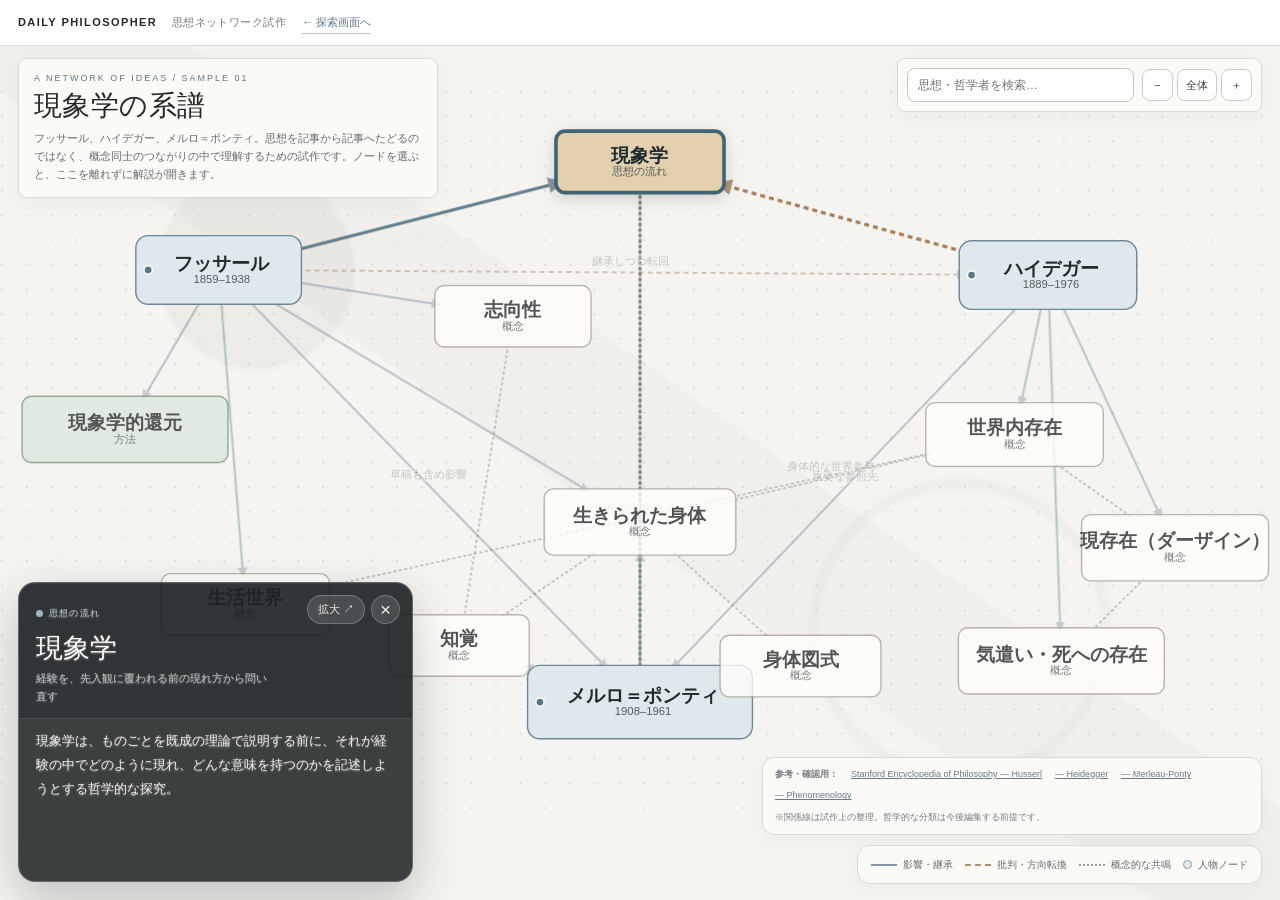
<file: network-demo.html>
<!doctype html>
<html lang="ja">
<head>
<meta charset="utf-8">
<meta name="viewport" content="width=device-width, initial-scale=1">
<meta name="theme-color" content="#f5f4f0">
<title>思想ネットワーク｜現象学の系譜 — Daily Philosopher</title>
<style>
:root{color-scheme:light;--bg:#f5f4f0;--paper:rgba(255,255,255,.82);--paper-solid:#fffefa;--line:#dedbd5;--line-dark:#cac6bd;--text:#292727;--muted:#777b80;--accent:#8797a3;--accent-dark:#5f7786;--accent-pale:#e8edef;--sand:#e9dfce;--sand-stroke:#b6a487;--green:#e0e8df;--green-stroke:#94a792;--rose:#eee0db;--rose-stroke:#bb958b;font-family:-apple-system,BlinkMacSystemFont,"Hiragino Kaku Gothic ProN","Yu Gothic",sans-serif}
*{box-sizing:border-box}html{scroll-behavior:smooth}body{margin:0;color:var(--text);background:var(--bg);line-height:1.7;min-height:100vh}body:before{content:"";position:fixed;inset:-30%;z-index:-1;background:radial-gradient(circle at 20% 30%,rgba(0,0,0,.028) 0 8%,transparent 8.5%),radial-gradient(circle at 75% 70%,transparent 0 12%,rgba(0,0,0,.022) 12.5% 13%,transparent 13.5%),linear-gradient(35deg,transparent 45%,rgba(0,0,0,.015) 45% 55%,transparent 55%);animation:drift 24s ease-in-out infinite alternate;pointer-events:none}@keyframes drift{from{transform:translate(-3%,-2%) rotate(-4deg) scale(1)}to{transform:translate(4%,3%) rotate(4deg) scale(1.05)}}button,input{font:inherit}button{cursor:pointer}a{color:inherit}.shell{width:min(1580px,calc(100% - 36px));margin:auto}header{height:56px;background:rgba(255,255,255,.89);border-bottom:1px solid var(--line);display:flex;align-items:center}.head-inner{display:flex;align-items:center;justify-content:space-between;gap:16px}.brand{font-size:12px;letter-spacing:.12em;font-weight:600}.brand span{color:var(--muted);font-weight:400;margin-left:10px;letter-spacing:.04em}.back-link{font-size:11px;color:var(--accent-dark);text-decoration:none;border-bottom:1px solid #bfc8cc;padding:3px 0}.hero{padding:18px 0 14px;display:flex;align-items:end;justify-content:space-between;gap:20px}.eyebrow{font-size:9px;letter-spacing:.22em;color:var(--accent-dark);text-transform:uppercase}.hero h1{margin:2px 0 0;font-family:"Yu Mincho","Hiragino Mincho ProN",serif;font-size:clamp(23px,3vw,35px);line-height:1.35;font-weight:500;letter-spacing:.015em}.hero p{max-width:690px;margin:6px 0 0;color:#686b6e;font-size:12px;line-height:1.8}.hero-meta{flex:0 0 auto;text-align:right;color:var(--muted);font-size:10px}.toolbar{display:flex;justify-content:space-between;align-items:center;gap:12px;flex-wrap:wrap;padding:10px 0;border-top:1px solid var(--line);border-bottom:1px solid var(--line)}.search-wrap{display:flex;gap:7px;align-items:center;min-width:min(100%,280px);flex:1}.search{width:min(100%,340px);min-height:35px;background:rgba(255,255,255,.72);border:1px solid var(--line-dark);border-radius:2px;padding:6px 10px;outline:none;font-size:12px}.search:focus{border-color:var(--accent-dark);box-shadow:0 0 0 2px #8797a31c}.toolbar-note{font-size:10px;color:var(--muted)}.zoom-tools{display:flex;gap:4px}.small-btn{border:1px solid var(--line);background:#ffffffa8;min-width:33px;min-height:31px;padding:3px 8px;font-size:11px;color:#50565a}.small-btn:hover,.small-btn:focus-visible{border-color:var(--accent-dark);background:#fff}.layout{display:grid;grid-template-columns:minmax(0,1fr) 350px;gap:12px;align-items:stretch;padding:12px 0 25px}.graph-card{min-width:0;border:1px solid #d6d2ca;background:rgba(255,254,250,.64);box-shadow:0 5px 22px #453c2d08}.graph-head{display:flex;align-items:center;justify-content:space-between;gap:12px;padding:11px 14px;border-bottom:1px solid var(--line);background:#fff9}.graph-head h2{font-size:12px;letter-spacing:.07em;margin:0;font-weight:600}.graph-status{font-size:10px;color:var(--muted)}.graph-stage{position:relative;height:min(72vh,740px);min-height:560px;overflow:hidden;touch-action:pan-y;background:radial-gradient(ellipse at 50% 42%,rgba(232,225,211,.30),transparent 65%)}#graph{display:block;width:100%;height:100%;user-select:none}.grid-dot{fill:#b8b1a4;opacity:.25}.edge{fill:none;stroke-width:1.65;opacity:.66;vector-effect:non-scaling-stroke;transition:opacity .16s,stroke-width .16s}.edge.influence{stroke:#8797a3}.edge.reinterpret{stroke:#ad9278;stroke-dasharray:5 4}.edge.resonance{stroke:#9a9d91;stroke-dasharray:1.5 4;stroke-linecap:round}.edge.dim{opacity:.22}.edge.hot{opacity:1;stroke-width:2.8}.edge-label{font-size:11px;fill:#78776f;paint-order:stroke;stroke:#f7f4ed;stroke-width:4px;stroke-linejoin:round;text-anchor:middle;pointer-events:none;opacity:.93}.edge-label.dim{opacity:.12}.node{cursor:pointer;outline:none;transition:opacity .18s}.node.dim{opacity:.56}.node rect{stroke-width:1.25;vector-effect:non-scaling-stroke;transition:stroke-width .14s,filter .14s}.node.philosopher rect{fill:#e4eaec;stroke:#899da8}.node.system rect{fill:#e9dfce;stroke:#b6a487}.node.method rect{fill:#e0e8df;stroke:#94a792}.node.concept rect{fill:#fffdf8;stroke:#c8c1b6}.node.special rect{fill:#eee0db;stroke:#bb958b}.node .node-title{fill:#2f302e;font-size:15px;font-weight:600;text-anchor:middle;dominant-baseline:middle;pointer-events:none}.node .node-type{fill:#74756f;font-size:10px;text-anchor:middle;pointer-events:none}.node .node-dot{fill:#6c8491;stroke:#fffefa;stroke-width:1.5;vector-effect:non-scaling-stroke}.node:hover rect,.node:focus-visible rect{stroke:#4c6676;stroke-width:2.5;filter:drop-shadow(0 2px 3px #3a474b20)}.node.selected rect{stroke:#4f6d7d;stroke-width:3;filter:drop-shadow(0 3px 5px #3a474b20)}.node.selected .node-dot{fill:#526f7e}.node.search-hit rect{stroke:#8e684f;stroke-width:3}.graph-legend{display:flex;align-items:center;flex-wrap:wrap;gap:12px;padding:10px 14px;border-top:1px solid var(--line);background:#fff9}.legend-item{display:flex;align-items:center;gap:6px;font-size:10px;color:#686b6e}.line-key{display:inline-block;width:26px;border-top:2px solid #8797a3}.line-key.reinterpret{border-color:#ad9278;border-top-style:dashed}.line-key.resonance{border-color:#9a9d91;border-top-style:dotted}.node-key{display:inline-block;width:9px;height:9px;border-radius:50%;background:#e4eaec;border:1px solid #899da8}.detail-card{min-width:0;display:flex;flex-direction:column;border:1px solid #d6d2ca;background:rgba(255,254,250,.8);box-shadow:0 5px 22px #453c2d08;min-height:0}.detail-top{padding:15px 16px 12px;border-bottom:1px solid var(--line)}.detail-type{display:inline-flex;align-items:center;gap:6px;color:var(--accent-dark);font-size:9px;letter-spacing:.13em;text-transform:uppercase}.type-dot{width:7px;height:7px;border-radius:50%;background:var(--accent)}.detail-title{margin:5px 0 2px;font-family:"Yu Mincho","Hiragino Mincho ProN",serif;font-size:25px;line-height:1.35;font-weight:500}.detail-subtitle{color:var(--muted);font-size:11px}.detail-body{padding:13px 16px 16px;overflow:auto;max-height:calc(min(72vh,740px) - 88px)}.detail-lead{font-size:13px;font-weight:500;line-height:1.9;margin:0 0 13px}.detail-section{padding-top:12px;margin-top:12px;border-top:1px solid #e8e3da}.detail-section h3{font-size:10px;letter-spacing:.12em;color:#77818a;margin:0 0 5px;font-weight:600}.detail-section p{font-size:12px;line-height:1.9;color:#4e5050;margin:0}.detail-section p+p{margin-top:8px}.tags{display:flex;flex-wrap:wrap;gap:6px}.tag-btn{background:#ffffffb5;border:1px solid #dcd7ce;border-radius:999px;padding:4px 9px;font-size:10px;color:#51575a}.tag-btn:hover,.tag-btn:focus-visible{background:#e8edef;border-color:#a8b5bb}.relation-list{display:flex;flex-direction:column;gap:6px}.relation-btn{display:grid;grid-template-columns:1fr auto;gap:8px;align-items:center;text-align:left;background:#fff9;border:1px solid #e1ddd5;padding:8px 9px;color:var(--text)}.relation-btn:hover,.relation-btn:focus-visible{background:#eef1f1;border-color:#c1cdd1}.relation-btn strong{display:block;font-size:11px;font-weight:600}.relation-btn small{display:block;color:var(--muted);font-size:9px;margin-top:1px}.relation-arrow{color:var(--accent-dark);font-size:17px}.inline-note{font-size:10px;color:var(--muted);line-height:1.7;padding:10px 12px;margin:13px 0 0;background:#f0ede6;border-left:2px solid #b5a58d}.sources{padding:12px 0 26px;border-top:1px solid var(--line);display:flex;flex-wrap:wrap;gap:8px 18px;color:var(--muted);font-size:10px}.sources a{color:#697c85}.footer-note{margin-left:auto}.mobile-detail-label{display:none}
@media(max-width:980px){.layout{grid-template-columns:minmax(0,1fr) 310px}.graph-stage{min-height:500px}.detail-title{font-size:22px}.shell{width:min(100% - 24px,1580px)}}
@media(max-width:720px){header{height:50px}.shell{width:calc(100% - 20px)}.hero{align-items:start;padding:15px 0 12px}.hero h1{font-size:25px}.hero p{font-size:11px}.hero-meta{display:none}.toolbar{align-items:stretch;gap:8px}.search-wrap{min-width:100%;}.search{flex:1;width:100%;min-width:0}.toolbar-note{display:none}.zoom-tools{justify-content:flex-end}.layout{display:flex;flex-direction:column;gap:10px;padding-top:10px}.graph-head{padding:9px 11px}.graph-stage{height:520px;min-height:470px;max-height:65vh}.graph-legend{gap:8px;padding:9px 10px}.legend-item{font-size:9px}.detail-card{min-height:0}.detail-top{padding:12px 13px 10px}.detail-title{font-size:23px}.detail-body{max-height:none;overflow:visible;padding:11px 13px 14px}.detail-section{margin-top:10px;padding-top:10px}.mobile-detail-label{display:inline;color:var(--muted);font-size:9px;margin-left:auto}.sources{gap:8px 13px}.footer-note{width:100%;margin-left:0}}
@media(prefers-reduced-motion:reduce){*,*:before,*:after{animation:none!important;scroll-behavior:auto!important;transition:none!important}}

/* Full-screen graph with glass overlays */
html,body{width:100%;height:100%;overflow:hidden}
body{min-height:100%;background:#f3f1eb}
header{position:fixed;inset:0 0 auto;height:46px;z-index:30;background:rgba(250,249,245,.52);border-bottom:1px solid rgba(183,177,165,.42);backdrop-filter:blur(16px);-webkit-backdrop-filter:blur(16px)}
.shell{width:auto;max-width:none;margin:0}
main.shell{position:relative;width:100%;height:100dvh;margin:0;padding:0;overflow:hidden}
.head-inner{height:100%;padding:0 18px}
.brand{font-size:11px;letter-spacing:.13em}
.back-link{font-size:11px;padding:2px 0}
.hero{position:fixed;z-index:12;top:58px;left:18px;width:min(420px,calc(100vw - 36px));display:block;padding:12px 15px 13px;border:1px solid rgba(200,194,182,.56);border-radius:14px;background:rgba(250,249,245,.55);box-shadow:0 8px 30px rgba(55,49,40,.05);backdrop-filter:blur(15px) saturate(1.15);-webkit-backdrop-filter:blur(15px) saturate(1.15)}
.hero .eyebrow{font-size:9px}
.hero h1{font-size:clamp(20px,2.2vw,28px);margin:1px 0 2px}
.hero p{font-size:11px;line-height:1.65;margin:4px 0 0;max-width:390px}
.hero-meta{display:none}
.toolbar{position:fixed;z-index:14;top:58px;right:18px;width:min(365px,calc(100vw - 36px));padding:9px;gap:8px;flex-wrap:nowrap;border:1px solid rgba(200,194,182,.56);border-radius:14px;background:rgba(250,249,245,.52);box-shadow:0 8px 30px rgba(55,49,40,.05);backdrop-filter:blur(15px);-webkit-backdrop-filter:blur(15px)}
.search-wrap{min-width:0;gap:0}
.search{width:100%;min-width:0;min-height:34px;background:rgba(255,255,255,.48);border-color:rgba(180,174,162,.6);border-radius:8px;font-size:12px}
.toolbar-note{display:none}
.zoom-tools{flex:0 0 auto}
.small-btn{min-width:31px;min-height:32px;border-radius:8px;background:rgba(255,255,255,.48);border-color:rgba(180,174,162,.55)}
.layout{display:block;position:static;width:100%;height:100%;padding:0;margin:0}
.graph-card{position:static;width:100%;height:100%;min-width:0;border:0;background:transparent;box-shadow:none}
.graph-head{display:none}
.graph-stage{position:fixed;inset:0;z-index:1;width:100vw;height:100vh;height:100dvh;min-height:0;max-height:none;overflow:hidden;border:0;touch-action:none;background:radial-gradient(ellipse at 52% 47%,rgba(232,225,211,.34),transparent 58%),linear-gradient(135deg,rgba(249,247,241,.25),rgba(236,233,225,.16))}
#graph{position:absolute;inset:0;width:100%;height:100%;touch-action:none;cursor:grab}
#graph:active{cursor:grabbing}
#scene{will-change:transform}
.node .node-title{font-size:17px}
.node .node-type{font-size:11px}
.node rect{stroke-width:1.4}
.node.selected rect{stroke-width:3.2;filter:drop-shadow(0 5px 10px rgba(58,71,75,.15))}
.edge{stroke-width:1.8;opacity:.72}
.edge.hot{stroke-width:3}
.graph-legend{position:fixed;z-index:13;right:18px;bottom:16px;width:max-content;max-width:min(520px,calc(100vw - 36px));padding:10px 13px;gap:12px;border:1px solid rgba(200,194,182,.56);border-radius:13px;background:rgba(250,249,245,.48);box-shadow:0 8px 30px rgba(55,49,40,.04);backdrop-filter:blur(13px);-webkit-backdrop-filter:blur(13px)}
.legend-item{font-size:10px}
.detail-card{position:fixed;z-index:16;left:18px;bottom:18px;width:min(395px,calc(100vw - 36px));max-height:min(59dvh,650px);min-height:0;overflow:hidden;border:1px solid rgba(194,187,175,.62);border-radius:17px;background:rgba(250,249,245,.60);box-shadow:0 16px 50px rgba(55,49,40,.11);backdrop-filter:blur(18px) saturate(1.16);-webkit-backdrop-filter:blur(18px) saturate(1.16);transition:background .2s,border-color .2s}
.detail-top{position:relative;padding:15px 48px 12px 17px;border-bottom:1px solid rgba(210,204,193,.56);background:rgba(255,255,255,.08)}
.detail-title{font-size:27px}
.detail-subtitle{font-size:11px}
.detail-body{max-height:calc(min(59dvh,650px) - 92px);padding:13px 17px 18px;overflow:auto;overscroll-behavior:contain}
.detail-lead{font-size:13px;line-height:1.85}
.detail-section p{font-size:12px;line-height:1.85}
.detail-card.collapsed .detail-body{display:none}
.detail-card.collapsed{max-height:none;background:rgba(250,249,245,.70)}
.panel-action{position:absolute;right:12px;top:13px;width:28px;height:28px;border-radius:50%;border:1px solid rgba(180,174,162,.62);background:rgba(255,255,255,.5);color:#555b5d;font-size:18px;line-height:1}
.panel-action:hover{background:rgba(255,255,255,.86)}
.sources{position:fixed;z-index:12;right:18px;bottom:65px;width:min(500px,calc(100vw - 36px));padding:9px 12px;gap:6px 13px;border:1px solid rgba(200,194,182,.48);border-radius:12px;background:rgba(250,249,245,.40);backdrop-filter:blur(12px);-webkit-backdrop-filter:blur(12px);font-size:9px}
.sources .footer-note{width:100%;margin:0}
.mobile-detail-label{display:none}
@media(max-width:900px){
 .hero{width:min(360px,calc(100vw - 36px))}
 .hero p{max-width:330px}
 .toolbar{width:min(340px,calc(100vw - 36px))}
 .graph-legend{max-width:calc(100vw - 36px);gap:8px}
 .detail-card{width:min(365px,calc(100vw - 36px))}
 .sources{width:min(420px,calc(100vw - 36px))}
}
@media(max-width:720px){
 header{height:44px}
 .head-inner{padding:0 12px}
 .brand{font-size:10px;letter-spacing:.1em}
 .brand span{margin-left:6px;font-size:9px}
 .back-link{font-size:10px}
 .hero{top:51px;left:10px;width:auto;max-width:calc(100vw - 20px);right:10px;padding:8px 11px 9px;border-radius:11px}
 .hero h1{font-size:20px;line-height:1.25}
 .hero p{display:none}
 .hero .eyebrow{font-size:8px}
 .toolbar{top:105px;left:10px;right:10px;width:auto;max-width:none;padding:6px;gap:6px;border-radius:11px}
 .search{min-height:32px;font-size:11px}
 .small-btn{min-width:29px;min-height:31px;padding:3px 6px;font-size:10px}
 .graph-stage{height:100dvh;min-height:0;max-height:none}
 .detail-card{left:10px;right:10px;bottom:10px;width:auto;max-height:42dvh;border-radius:14px}
 .detail-top{padding:10px 45px 9px 12px}
 .detail-title{font-size:22px;margin-top:3px}
 .detail-subtitle{font-size:10px}
 .detail-type{font-size:8px}
 .panel-action{right:9px;top:9px;width:26px;height:26px}
 .detail-body{max-height:calc(42dvh - 78px);padding:10px 12px 13px}
 .detail-lead{font-size:12px;margin-bottom:8px}
 .detail-section{margin-top:8px;padding-top:8px}
 .detail-section p{font-size:11px;line-height:1.75}
 .relation-btn{padding:6px 8px}
 .graph-legend{display:none}
 .legend-item{font-size:9px}
 .line-key{width:18px}
 .sources{display:none}
 .mobile-detail-label{display:none}
}
@media(prefers-reduced-motion:reduce){#scene{transition:none!important}}


/* Frosted glass is applied to the information / annotation UI only. */
.detail-card {
  background: rgba(248, 247, 242, .69) !important;
  border: 1px solid rgba(190, 184, 172, .64) !important;
  box-shadow: 0 14px 42px rgba(57, 51, 42, .13), inset 0 1px 0 rgba(255,255,255,.62) !important;
  -webkit-backdrop-filter: blur(19px) saturate(1.15) !important;
  backdrop-filter: blur(19px) saturate(1.15) !important;
  border-radius: 17px;
}
.detail-top {
  background: rgba(255,255,255,.13) !important;
  border-bottom: 1px solid rgba(210,204,193,.58) !important;
}
.detail-body { background: transparent; }
.detail-section { border-top: 1px solid rgba(186,180,168,.48); }
.detail-section p,
.detail-lead,
.detail-title,
.detail-subtitle,
.detail-section h3,
.detail-type {
  text-shadow: 0 1px 2px rgba(255,255,255,.35);
}
.relation-btn,
.tag-btn {
  background: rgba(255,255,255,.58) !important;
  border: 1px solid rgba(209,203,192,.76) !important;
  box-shadow: 0 2px 7px rgba(58,51,42,.035);
  border-radius: 9px;
  text-shadow: none;
}
.relation-btn { padding: 8px 9px; }
.relation-btn:hover,
.relation-btn:focus-visible,
.tag-btn:hover,
.tag-btn:focus-visible {
  background: rgba(232,237,238,.88) !important;
  border-color: rgba(95,119,134,.62) !important;
}
.tag-btn { padding: 4px 9px; }
.inline-note {
  margin-top: 14px;
  padding: 10px 12px;
  background: rgba(235,230,219,.72) !important;
  border-left: 2px solid #b5a58d;
  border-radius: 0 8px 8px 0;
}
.panel-action {
  background: rgba(255,255,255,.72) !important;
  border: 1px solid rgba(180,174,162,.66) !important;
  box-shadow: 0 2px 8px rgba(55,49,40,.07);
  text-shadow: none;
}
.panel-action:hover { background: rgba(255,255,255,.95) !important; }
.detail-card.collapsed {
  background: rgba(248,247,242,.76) !important;
}
@media(max-width:720px) {
  .hero { top: 55px; left: 12px; width: calc(100vw - 24px); }
  .toolbar { top: auto; right: 10px; bottom: 12px; width: min(340px,calc(100vw - 20px)); }
  .detail-card { left: 12px; right: 12px; bottom: 58px; width: auto; max-height: 40dvh; }
  .detail-body { max-height: calc(40dvh - 72px); }
}



/* Visual pass: match the Daily Philosopher article and MAP palette.
   The only frosted-glass surface is the node detail UI (.detail-card). */
body {
  background: #f5f4f0 !important;
}
header {
  background: #fff !important;
  border-bottom: 1px solid #dedbd6 !important;
  -webkit-backdrop-filter: none !important;
  backdrop-filter: none !important;
}
.hero,
.toolbar,
.graph-legend,
.sources {
  background: #fbfaf7 !important;
  border-color: #dcd9d3 !important;
  box-shadow: 0 4px 18px rgba(55,49,40,.045) !important;
  -webkit-backdrop-filter: none !important;
  backdrop-filter: none !important;
}
.hero { border-radius: 8px !important; }
.toolbar { border-radius: 8px !important; }
.search {
  background: #fff !important;
  border-color: #c9c5bd !important;
}
.small-btn {
  color: #41474a !important;
  background: #fff !important;
  border-color: #d0ccc4 !important;
}
.graph-stage {
  background-color: #f5f4f0 !important;
  background-image:
    radial-gradient(circle at 20% 30%, rgba(0,0,0,.035) 0 8%, transparent 8.5%),
    radial-gradient(circle at 75% 70%, transparent 0 12%, rgba(0,0,0,.025) 12.5% 13%, transparent 13.5%),
    linear-gradient(35deg, transparent 45%, rgba(0,0,0,.018) 45% 55%, transparent 55%) !important;
}
.grid-dot { fill: #aaa396 !important; opacity: .36 !important; }
.edge { stroke-width: 2 !important; opacity: .86 !important; }
.edge.influence { stroke: #637f8d !important; }
.edge.reinterpret { stroke: #a57c56 !important; }
.edge.resonance { stroke: #7d8a79 !important; }
.edge.dim { opacity: .42 !important; }
.edge.hot { opacity: 1 !important; stroke-width: 3.2 !important; }
.edge-label {
  fill: #555b5b !important;
  stroke: #f5f4f0 !important;
  stroke-width: 4.5px !important;
  opacity: .98 !important;
}
.edge-label.dim { opacity: .3 !important; }
.node { opacity: 1 !important; }
.node.dim { opacity: .78 !important; }
.node.philosopher rect { fill: #dfe8ec !important; stroke: #6e8794 !important; }
.node.system rect { fill: #eadfca !important; stroke: #9e8666 !important; }
.node.method rect { fill: #dce7db !important; stroke: #789477 !important; }
.node.concept rect { fill: #fffefa !important; stroke: #a9a297 !important; }
.node.special rect { fill: #ecd9d3 !important; stroke: #ad8176 !important; }
.node .node-title { fill: #242a2c !important; font-size: 18px !important; }
.node .node-type { fill: #535b5e !important; font-size: 11px !important; }
.node .node-dot { fill: #587889 !important; stroke: #fffefa !important; }
.node:hover rect,
.node:focus-visible rect { stroke: #405d6b !important; stroke-width: 2.7 !important; }
.node.selected rect {
  stroke: #3f6475 !important;
  stroke-width: 3.6 !important;
  filter: drop-shadow(0 4px 7px rgba(43,59,67,.2)) !important;
}
.node.selected.philosopher rect { fill: #cbdde5 !important; }
.node.selected.system rect { fill: #e2d0ae !important; }
.node.selected.method rect { fill: #c9ddc8 !important; }
.node.selected.concept rect { fill: #f4efe4 !important; }
.node.selected.special rect { fill: #e4c9c0 !important; }
.node.selected .node-title { fill: #1f2a30 !important; }
.node.search-hit rect { stroke: #925f3d !important; stroke-width: 3.5 !important; }

/* BUILD: DARK-OVERLAY-V1 — dark translucent overlay for the selected-node information UI only. */
.detail-card {
  color: #f2f0eb !important;
  background: rgba(29, 33, 35, .86) !important;
  border: 1px solid rgba(230, 226, 216, .24) !important;
  box-shadow: 0 18px 48px rgba(25, 27, 28, .24), inset 0 1px 0 rgba(255,255,255,.07) !important;
  -webkit-backdrop-filter: none !important;
  backdrop-filter: none !important;
}
.detail-top {
  background: rgba(12, 14, 15, .20) !important;
  border-bottom: 1px solid rgba(235, 231, 221, .16) !important;
}
.detail-type { color: #b9cbd2 !important; }
.type-dot { background: #9eb6c0 !important; }
.detail-title { color: #fffdf8 !important; }
.detail-subtitle { color: #c2c4c2 !important; }
.detail-body { background: transparent !important; }
.detail-lead { color: #f0eee8 !important; }
.detail-section { border-top-color: rgba(235, 231, 221, .17) !important; }
.detail-section h3 { color: #b4c3c8 !important; }
.detail-section p { color: #dcddd9 !important; }
.tags { color: #e5e5df !important; }
.relation-btn,
.tag-btn {
  color: #f1efe9 !important;
  background: rgba(255,255,255,.085) !important;
  border: 1px solid rgba(225, 224, 216, .22) !important;
}
.relation-btn strong { color: #fffdf8 !important; }
.relation-btn small { color: #bfc4c4 !important; }
.relation-arrow { color: #b6cbd3 !important; }
.relation-btn:hover,
.relation-btn:focus-visible,
.tag-btn:hover,
.tag-btn:focus-visible {
  background: rgba(158, 182, 192, .20) !important;
  border-color: rgba(174, 202, 212, .55) !important;
}
.inline-note {
  color: #d5d5cf !important;
  background: rgba(255,255,255,.075) !important;
  border-left-color: #b9a589 !important;
}
.panel-action {
  color: #f2f0eb !important;
  background: rgba(255,255,255,.12) !important;
  border: 1px solid rgba(230,226,216,.25) !important;
  box-shadow: none !important;
}
.panel-action:hover { background: rgba(255,255,255,.22) !important; }
.detail-card.collapsed { background: rgba(29,33,35,.90) !important; }
@media (max-width:720px) {
  .hero,
  .toolbar { background: #fbfaf7 !important; }
}



/* MOBILE DISCOVERY FLOW — tap node: compact overview; expand: full-screen reading. */
.detail-card {
  z-index: 26 !important;
  display: flex;
  transition: top .24s ease, right .24s ease, bottom .24s ease, left .24s ease,
    width .24s ease, height .24s ease, max-height .24s ease, border-radius .24s ease,
    opacity .16s ease;
}
.detail-card.hidden { display: none !important; }
.detail-card.compact {
  height: clamp(190px, 32dvh, 292px);
  max-height: 32dvh;
  overflow: hidden;
}
.detail-card.compact .detail-top { flex: 0 0 auto; padding-right: 142px; }
.detail-card.compact .detail-body {
  flex: 1 1 auto; min-height: 0; max-height: none; overflow: hidden;
  padding-top: 10px; padding-bottom: 14px;
}
.detail-card.compact .detail-body > .detail-section,
.detail-card.compact .detail-body > .inline-note { display: none !important; }
.detail-card.compact .detail-lead {
  display: -webkit-box; -webkit-box-orient: vertical; -webkit-line-clamp: 3;
  overflow: hidden; margin-bottom: 0;
}
.detail-actions { position: absolute; z-index: 2; top: 12px; right: 12px; display: flex; align-items: center; gap: 6px; }
.detail-expand-button {
  min-height: 29px; padding: 3px 10px; border-radius: 999px;
  color: #f2f0eb; background: rgba(255,255,255,.12);
  border: 1px solid rgba(230,226,216,.28); font-size: 11px; white-space: nowrap;
}
.detail-expand-button:hover, .detail-expand-button:focus-visible { background: rgba(255,255,255,.22); }
.panel-action { position: static !important; flex: 0 0 29px; width: 29px; height: 29px; padding: 0; font-size: 19px; }
.detail-card.expanded {
  top: 54px !important; right: 10px !important; bottom: 10px !important; left: 10px !important;
  width: auto !important; height: auto !important; max-height: none !important;
  min-height: 0 !important; overflow: hidden !important; border-radius: 15px !important;
}
.detail-card.expanded .detail-top { flex: 0 0 auto; padding: 15px 145px 13px 18px; }
.detail-card.expanded .detail-body {
  flex: 1 1 auto; min-height: 0; max-height: none !important; height:auto; overflow-y:auto !important;
  overscroll-behavior: contain; -webkit-overflow-scrolling: touch; padding: 15px 19px 24px;
}
.detail-card.expanded .detail-lead { font-size: 14px; line-height: 1.95; }
.detail-card.expanded .detail-section p { font-size: 13px; line-height: 1.95; }
.detail-card.expanded .relation-btn { padding: 10px 12px; }
.detail-card.expanded .relation-btn strong { font-size: 12px; }
.detail-card.expanded .relation-btn small { font-size: 10px; }
@media (min-width:721px) {
  .detail-card.compact { left:18px; bottom:18px; width:min(395px,calc(100vw - 36px)); height:clamp(190px,34dvh,300px); max-height:34dvh; }
  .detail-card.expanded { top:56px !important; right:12px !important; bottom:12px !important; left:12px !important; }
}
@media (max-width:720px) {
  .detail-card.compact { left:10px !important; right:10px !important; bottom:58px !important; top:auto !important; width:auto !important; height:clamp(190px,31dvh,275px); max-height:31dvh; border-radius:14px !important; }
  .detail-card.compact .detail-top { padding:10px 117px 9px 12px; }
  .detail-card.compact .detail-title { font-size:21px; }
  .detail-card.compact .detail-body { padding:9px 12px 12px; }
  .detail-card.compact .detail-lead { font-size:12px; line-height:1.75; -webkit-line-clamp:3; }
  .detail-actions { top:9px; right:9px; gap:5px; }
  .detail-expand-button { min-height:27px; padding:2px 8px; font-size:10px; }
  .panel-action { flex-basis:27px; width:27px; height:27px; font-size:18px; }
  .detail-card.expanded { top:52px !important; right:8px !important; bottom:8px !important; left:8px !important; border-radius:13px !important; }
  .detail-card.expanded .detail-top { padding:12px 125px 10px 13px; }
  .detail-card.expanded .detail-title { font-size:23px; }
  .detail-card.expanded .detail-body { padding:11px 13px 20px; }
  .detail-card.expanded .detail-lead { font-size:13px; }
  .detail-card.expanded .detail-section p { font-size:12px; line-height:1.85; }
  .detail-card.expanded .detail-actions { top:9px; right:9px; }
}
@media (max-height:560px) and (max-width:720px) {
  .detail-card.compact { height:35dvh; max-height:35dvh; }
  .detail-card.expanded { top:48px !important; }
}

</style>
<!-- Build marker: DARK-OVERLAY-V1 + COMPACT-DETAIL-FULLSCREEN + BACKGROUND-RESET / 2026-10-16 -->
</head>
<body>
<header><div class="shell head-inner"><div class="brand">DAILY PHILOSOPHER <span>思想ネットワーク試作</span></div><a class="back-link" href="index.html">← 探索画面へ</a></div></header>
<main class="shell">
  <section class="hero">
    <div><div class="eyebrow">A NETWORK OF IDEAS / SAMPLE 01</div><h1>現象学の系譜</h1><p>フッサール、ハイデガー、メルロ＝ポンティ。思想を記事から記事へたどるのではなく、概念同士のつながりの中で理解するための試作です。ノードを選ぶと、ここを離れずに解説が開きます。</p></div>
    <div class="hero-meta">3 PHILOSOPHERS<br>1 FRAMEWORK · 9 CONCEPT NODES</div>
  </section>
  <section class="toolbar" aria-label="ネットワーク操作"><div class="search-wrap"><input class="search" id="search" type="search" placeholder="思想・哲学者を検索…" aria-label="思想・哲学者を検索"><span class="toolbar-note">ノードを選択して探索</span></div><div class="zoom-tools"><button class="small-btn" id="zoom-out" aria-label="縮小">−</button><button class="small-btn" id="zoom-reset" aria-label="表示をリセット">全体</button><button class="small-btn" id="zoom-in" aria-label="拡大">＋</button></div></section>
  <section class="layout">
    <div class="graph-card">
      <div class="graph-head"><h2>思想のネットワーク</h2><span class="graph-status" id="graph-status">ノードを選択すると、周辺のつながりが強調されます</span></div>
      <div class="graph-stage" id="graph-stage"><svg id="graph" role="img" aria-label="フッサール、ハイデガー、メルロ＝ポンティと現象学の概念をつなぐ思想ネットワーク" viewBox="0 0 1000 700" preserveAspectRatio="xMidYMid meet"><defs><pattern id="dots" width="24" height="24" patternUnits="userSpaceOnUse"><circle class="grid-dot" cx="2" cy="2" r="1"/></pattern><marker id="arrow-blue" viewBox="0 0 10 10" refX="8" refY="5" markerWidth="5" markerHeight="5" orient="auto-start-reverse"><path d="M0 0 L10 5 L0 10 z" fill="#8797a3"/></marker><marker id="arrow-sand" viewBox="0 0 10 10" refX="8" refY="5" markerWidth="5" markerHeight="5" orient="auto-start-reverse"><path d="M0 0 L10 5 L0 10 z" fill="#ad9278"/></marker></defs><rect width="1000" height="700" fill="url(#dots)"/><g id="scene"></g></svg></div>
      <div class="graph-legend"><span class="legend-item"><i class="line-key"></i>影響・継承</span><span class="legend-item"><i class="line-key reinterpret"></i>批判・方向転換</span><span class="legend-item"><i class="line-key resonance"></i>概念的な共鳴</span><span class="legend-item"><i class="node-key"></i>人物ノード</span></div>
    </div>
    <aside class="detail-card compact" id="detail-card" aria-live="polite" aria-atomic="false"><div class="detail-top"><div class="detail-actions"><button type="button" class="detail-expand-button" id="detail-expand" aria-label="解説を全画面で開く">拡大 ↗</button><button type="button" class="panel-action" id="detail-close" aria-label="解説を閉じて全体表示に戻る" title="閉じて全体表示">×</button></div><div class="detail-type"><span class="type-dot" id="detail-dot"></span><span id="detail-type">思想体系</span><span class="mobile-detail-label">概要</span></div><h2 class="detail-title" id="detail-title">現象学</h2><div class="detail-subtitle" id="detail-subtitle">経験の現れ方を問い直す哲学的な方法</div></div><div class="detail-body" id="detail-body"></div></aside>
  </section>
  <section class="sources"><strong>参考・確認用：</strong><a href="https://plato.stanford.edu/entries/husserl/" target="_blank" rel="noopener noreferrer">Stanford Encyclopedia of Philosophy — Husserl</a><a href="https://plato.stanford.edu/entries/heidegger/" target="_blank" rel="noopener noreferrer">— Heidegger</a><a href="https://plato.stanford.edu/entries/merleau-ponty/" target="_blank" rel="noopener noreferrer">— Merleau-Ponty</a><a href="https://plato.stanford.edu/archives/fall2004/entries/phenomenology/" target="_blank" rel="noopener noreferrer">— Phenomenology</a><span class="footer-note">※関係線は試作上の整理。哲学的な分類は今後編集する前提です。</span></section>
</main>
<script>
const nodes = [
 {id:'phenomenology',title:'現象学',short:'現象学',kind:'system',type:'思想の流れ',sub:'経験を、先入観に覆われる前の現れ方から問い直す',x:500,y:70,mx:270,my:66,w:142,h:52,mw:158,mh:48,lead:'現象学は、ものごとを既成の理論で説明する前に、それが経験の中でどのように現れ、どんな意味を持つのかを記述しようとする哲学的な探究。',body:['フッサールは、意識がつねに何かについての意識であるという「志向性」や、経験を丁寧に記述する方法を軸に現象学を確立した。','その後、ハイデガーは現象学を人間存在と存在の問いへと転回させ、メルロ＝ポンティは身体を通して世界を経験することを中心課題として展開した。同じ「現象学」でも、問いの置き方は一様ではない。'],why:'このノードは一枚岩の学説を表すのではなく、方法を受け継ぎながら分岐した思想の流れを表す。',related:['husserl','heidegger','merleau','intentionality','reduction']},
 {id:'husserl',title:'フッサール',kind:'philosopher',type:'哲学者 · 1859–1938',sub:'現象学の創始者',x:185,y:175,mx:95,my:163,w:140,h:58,mw:152,mh:52,lead:'エトムント・フッサールは、経験に与えられるものを注意深く記述し、意識と対象の関係を明らかにしようとした。現象学の出発点となる人物。',body:['代表的な問いは「私たちは、ものごとをどのように経験し、何かを意味あるものとして理解しているのか」。意識は単なる内面の箱ではなく、つねに何かへと向かうという「志向性」が重要になる。','後期には、科学的な理論や客観的な測定が依拠している、日常的に生きられる世界＝「生活世界」も主題となった。身体性や他者との関係についての分析も、後に続く現象学に大きな影響を与えた。'],why:'ハイデガーとメルロ＝ポンティは、フッサールの方法を受け継ぎながら、それぞれ別の方向へ展開した。単純に同じ学説を継いだわけではない。',related:['phenomenology','intentionality','reduction','lifeworld','livedbody','heidegger','merleau']},
 {id:'heidegger',title:'ハイデガー',kind:'philosopher',type:'哲学者 · 1889–1976',sub:'存在の問いへ向かう現象学',x:805,y:180,mx:445,my:164,w:150,h:58,mw:152,mh:52,lead:'マルティン・ハイデガーは、現象学を意識の分析にとどめず、「存在するとはどういうことか」という問いへと向け直した。',body:['『存在と時間』では、人間を世界から切り離された観察者として捉えるのではなく、すでに道具を使い、他者と関わり、何かを気にかけながら生きている存在として分析する。ここで中心となるのが「世界内存在」や「現存在（ダーザイン）」である。','フッサールから方法上の影響を受けた一方、超越論的意識を中心とする方向から距離を取り、存在論的・解釈学的な現象学へ転回した。二人の関係は影響と対立の両方を含む。'],why:'ハイデガーはフッサールの単なる後継者ではなく、現象学の出発点を引き継いで、その問い自体を組み替えた人物として見ると関係が分かりやすい。',related:['phenomenology','beingworld','dasein','care','husserl','merleau','lifeworld']},
 {id:'merleau',title:'メルロ＝ポンティ',kind:'philosopher',type:'哲学者 · 1908–1961',sub:'身体と知覚から世界を捉える',x:500,y:595,mx:270,my:736,w:190,h:62,mw:190,mh:54,lead:'モーリス・メルロ＝ポンティは、私たちが世界を理解するのは、頭の中で表象を組み立てることだけによるのではなく、身体を通して世界に関わっているからだと考えた。',body:['『知覚の現象学』では、身体を外から観察できる物体としてだけ見るのではなく、動き、知覚し、状況に応答する「生きられた身体」として考える。身体は、心が命令する道具でも、単なる物理機械でもない。','彼はフッサールの現象学、特に身体や知覚についての考察、さらにハイデガーなどの思想やゲシュタルト心理学の知見を独自に組み合わせた。受け継いだのは結論の一式というより、経験を記述する探究の仕方だった。'],why:'身体性は独立したトピックではなく、知覚・空間・他者・言語とつながる結節点。このノードをたどると、ネットワークの広がりが見えやすい。',related:['phenomenology','livedbody','perception','bodyschema','husserl','heidegger','lifeworld']},
 {id:'intentionality',title:'志向性',kind:'concept',type:'主要概念 · フッサール',sub:'意識はつねに何かについての意識である',x:405,y:220,mx:270,my:260,w:132,h:52,mw:144,mh:46,lead:'「見る」「期待する」「恐れる」「思い出す」といった経験は、たいてい何かを見る、何かを期待する、何かを恐れるというように、対象へ向かっている。この対象への向かい方を志向性という。',body:['フッサールは、意識を内側に閉じたものとして扱う代わりに、経験と対象がどのような仕方で結びついているかを分析した。ここで問われるのは、対象が単に存在するかどうかだけでなく、どのような意味で現れているかである。','ハイデガーは、実践的な関わりを含む世界内存在を強調し、メルロ＝ポンティは身体的な知覚や行為を通じた世界への開かれに重点を置く。したがって三者を同じ理論として並べるのではなく、問いの変化としてつなぐ。'],why:'志向性はフッサールを理解する鍵だが、それだけでフッサール哲学全体を代表するわけではない。',related:['husserl','reduction','perception','beingworld']},
 {id:'reduction',title:'現象学的還元',kind:'method',type:'方法 · フッサール',sub:'当たり前の前提をいったん括弧に入れる',x:115,y:330,mx:95,my:263,w:174,h:56,mw:168,mh:48,lead:'現象学的還元は、世界が存在するという日常的な信念を否定することではなく、それをいったん判断の前提として使うのを控え、経験がどのように成立しているのかを吟味するための方法。',body:['フッサールは、普段は疑わず受け入れている「自然的態度」を括弧に入れ、対象が意識にどのように現れるのかを問う。これは単に内面を眺めることでも、現実世界を幻想だと主張することでもない。','ハイデガーは還元をそのまま中心に据えるのではなく、存在者が自らを示すあり方と、日常的な実践の中での理解を前に出した。ここにも継承と方向転換がある。'],why:'方法のノードを独立させると、哲学者同士がどんな結論を出したかだけでなく、何を手がかりに問いを立てたのかも比較できる。',related:['husserl','phenomenology','intentionality','heidegger']},
 {id:'lifeworld',title:'生活世界',kind:'concept',type:'主要概念 · 後期フッサール',sub:'科学的説明が前提としている、私たちが生きる世界',x:205,y:500,mx:95,my:367,w:142,h:52,mw:148,mh:46,lead:'生活世界とは、理論や測定を通して構築された世界像よりも手前にある、私たちが日々すでに暮らし、ものを使い、他者と意味を共有している世界のこと。',body:['フッサールは、科学の客観的な記述が重要であることを否定したのではない。むしろ科学も、生活世界での経験や実践を出発点として成立していることを明らかにしようとした。','ハイデガーの「世界内存在」とは同じ概念ではないが、人間を世界の外から眺める主体と見なさず、すでに意味ある世界の中で生きている存在として捉える点に、比較できる接点がある。'],why:'似た概念を一つにまとめてしまわず、重なりと差異を同時に表示することがネットワークの役割になる。',related:['husserl','beingworld','livedbody','merleau']},
 {id:'beingworld',title:'世界内存在',kind:'concept',type:'主要概念 · ハイデガー',sub:'人間は最初から世界との関わりの中にある',x:780,y:335,mx:445,my:263,w:150,h:54,mw:160,mh:48,lead:'世界内存在は、ハイデガーが人間の存在を表すために用いた中心的な概念。人間がまず孤立して存在し、その後で世界との関係を作る、という見方を退ける。',body:['私たちはハンマーを見ているだけではなく、それを使って何かを作り、目的に向かって行動する。道具は単独の物体としてよりも、仕事や慣習、人とのつながりを含んだ関係の網の目の中で理解される。','この意味で世界は、物の集合にすぎないのではなく、何が大切で、何ができ、何が意味を持つかという実践的な関係のまとまり。メルロ＝ポンティの身体的な世界への関わりと比較できるが、概念の理論的な役割は異なる。'],why:'ここでは「世界」を背景画像のようなものとしてではなく、意味と行為の関係全体として捉える。',related:['heidegger','dasein','care','lifeworld','livedbody']},
 {id:'dasein',title:'現存在（ダーザイン）',kind:'concept',type:'存在論 · ハイデガー',sub:'自分自身の存在が問題となる存在者',x:900,y:445,mx:445,my:362,w:158,h:56,mw:166,mh:48,lead:'ハイデガーの「現存在（Dasein）」は、人間を単なる生物種として呼ぶ語ではない。自分が存在していることを何らかの形で理解し、自分のあり方が問題となる存在者を指す。',body:['現存在の分析は、意識の中身を分類することから始まるのではなく、日常の行為、他者との共在、気遣い、時間性、死との関係などを手がかりに、人間の存在の構造を明らかにしようとする。','「現存在」は「世界内存在」と切り離された別個の実体ではない。世界内存在は現存在の基本構造を表す。'],why:'ノード同士の近さや線は、単なる用語の一致ではなく、理論の中でどのような役割関係にあるかを表す。',related:['heidegger','beingworld','care']},
 {id:'care',title:'気遣い・死への存在',kind:'concept',type:'実存論 · ハイデガー',sub:'可能性を引き受けながら存在すること',x:815,y:555,mx:445,my:460,w:174,h:56,mw:176,mh:48,lead:'ハイデガーは現存在の存在を「気遣い（Sorge）」という構造で捉える。ここでの気遣いは、日常語でいう親切心だけではなく、世界や他者、自分自身の可能性にすでに関わっている存在のあり方を指す。',body:['「死への存在」は、いつ死ぬかを考え続けるという意味ではない。自分の可能性には有限性があることを引き受けるとき、日常の選択や自己理解がどう変わるかという問題に関わる。','このノードはハイデガーの実存論的な分析を表す。メルロ＝ポンティの身体的経験と接点を探ることはできるが、同じ概念の言い換えではない。'],why:'ハイデガーの思想を「世界との関わり」だけで説明せず、時間性や有限性へとつながる枝も残しておく。',related:['heidegger','dasein','beingworld']},
 {id:'livedbody',title:'生きられた身体',kind:'concept',type:'主要概念 · フッサール／メルロ＝ポンティ',sub:'身体は、世界を経験するための単なる物体ではない',x:500,y:420,mx:270,my:560,w:162,h:56,mw:174,mh:48,lead:'生きられた身体とは、外から測定できる物体としての身体だけでなく、動き、感じ、知覚し、世界に向かっている当の身体のこと。身体は世界の中の一つの物であると同時に、世界が現れる視点でもある。',body:['フッサールは身体性や身体を通じた経験を分析し、その仕事は後に公刊された著作だけでなく未刊行草稿を通しても知られるようになった。メルロ＝ポンティはこれらの考察を自らの知覚論の中心に据え、身体を「私はできる」という実践的な能力と結びつけて考えた。','ハイデガーの世界内存在とも、人間を切り離された意識として扱わない点で比較できる。ただし「生きられた身体」と「世界内存在」は同義ではなく、異なる問いから生まれた概念である。'],why:'このノードはフッサールからメルロ＝ポンティへの展開を見せながら、ハイデガーとの比較にも開かれている。',related:['husserl','merleau','perception','bodyschema','beingworld','lifeworld']},
 {id:'perception',title:'知覚',kind:'concept',type:'主要テーマ · メルロ＝ポンティ',sub:'世界は、身体を通して意味あるものとして現れる',x:365,y:540,mx:270,my:657,w:118,h:52,mw:126,mh:46,lead:'メルロ＝ポンティにとって知覚は、感覚データを受け取り、頭の中で世界の像を組み立てるだけの過程ではない。身体がすでに環境の中で動き、可能性を感じ取っていることが、経験の土台になる。',body:['知覚の経験では、世界はすべてが明示された情報として一度に与えられるのではなく、ある視点から部分的に現れる。それでも身体は、動いたり視線を変えたりしながら、対象との関係を保っている。','メルロ＝ポンティは、経験を純粋な知性だけにも、刺激に反応する機械的な身体だけにも還元しない。知覚は身体と世界の関わりの中で成立する。'],why:'知覚のノードは、生きられた身体や身体図式へつながり、抽象的な概念を具体的な経験へ戻す入口になる。',related:['merleau','livedbody','bodyschema','intentionality']},
 {id:'bodyschema',title:'身体図式',kind:'concept',type:'主要概念 · メルロ＝ポンティ',sub:'身体の各部と環境が、行為の中で組織される',x:620,y:560,mx:270,my:825,w:136,h:52,mw:142,mh:46,lead:'身体図式は、身体の各部分の位置を頭の中で一覧化した地図というより、何ができるか、どう動けるかという行為のまとまりとして身体が環境に向かう仕方を表す。',body:['道具を使い慣れると、道具は意識的に操作する対象というより、行為の可能性の一部になることがある。メルロ＝ポンティは、こうした身体の実践的な組織化を考える上で身体図式を重視した。','この概念は、身体を客観的な部品の総和として見る考え方と、世界を頭の中の表象に還元する考え方の両方を問い直す。'],why:'知覚から行為へ、身体から世界へとネットワークが広がる接点。',related:['merleau','livedbody','perception']}
];
const edges = [
 {a:'husserl',b:'phenomenology',type:'influence',label:'方法を確立'},
 {a:'phenomenology',b:'merleau',type:'resonance',label:'独自の現象学'},
 {a:'husserl',b:'intentionality',type:'influence',label:'分析の中心'},
 {a:'husserl',b:'reduction',type:'influence',label:'方法'},
 {a:'husserl',b:'lifeworld',type:'influence',label:'後期の主題'},
 {a:'husserl',b:'livedbody',type:'influence',label:'身体性の分析'},
 {a:'husserl',b:'heidegger',type:'reinterpret',label:'継承しつつ転回'},
 {a:'husserl',b:'merleau',type:'influence',label:'草稿も含め影響'},
 {a:'heidegger',b:'phenomenology',type:'reinterpret',label:'存在論へ転回'},
 {a:'heidegger',b:'beingworld',type:'influence',label:'中心概念'},
 {a:'heidegger',b:'dasein',type:'influence',label:'存在論的分析'},
 {a:'heidegger',b:'care',type:'influence',label:'実存論'},
 {a:'heidegger',b:'merleau',type:'influence',label:'重要な参照先'},
 {a:'merleau',b:'livedbody',type:'influence',label:'独自に展開'},
 {a:'merleau',b:'perception',type:'influence',label:'主題の中心'},
 {a:'merleau',b:'bodyschema',type:'influence',label:'身体論'},
 {a:'lifeworld',b:'beingworld',type:'resonance',label:'世界への参与'},
 {a:'livedbody',b:'beingworld',type:'resonance',label:'身体的な世界参与'},
 {a:'intentionality',b:'perception',type:'resonance',label:'知覚の志向性'},
 {a:'livedbody',b:'perception',type:'resonance',label:'身体を通した知覚'},
 {a:'livedbody',b:'bodyschema',type:'resonance',label:'身体の実践的な組織化'},
 {a:'beingworld',b:'dasein',type:'resonance',label:'存在構造'},
 {a:'dasein',b:'care',type:'resonance',label:'実存論的な構造'}
];
const NS='http://www.w3.org/2000/svg';
const graph=document.getElementById('graph'),scene=document.getElementById('scene');
const nodeMap=Object.fromEntries(nodes.map(n=>[n.id,n]));let selected='phenomenology',scale=1,offsetX=0,offsetY=0,isMobile=matchMedia('(max-width:720px)').matches,hasFocusedNode=false,cameraFrame=0;
function el(name,attrs={}){const e=document.createElementNS(NS,name);for(const[k,v]of Object.entries(attrs))e.setAttribute(k,v);return e}
function graphCenter(){return isMobile?{x:270,y:585}:{x:622,y:350}}
function layoutFor(n){if(isMobile){return{x:n.mx??n.x*.5,y:100+((n.my??n.y*.5)-66)*1.35,w:(n.mw??n.w)*1.08,h:(n.mh??n.h)*1.08}}return{x:622+(n.x-500)*1.30,y:n.y,w:n.w*1.15,h:n.h*1.15}}
function pos(id){const n=nodeMap[id];const p=layoutFor(n);return{x:p.x,y:p.y,w:p.w,h:p.h}}
function centerLine(a,b){const p=pos(a),q=pos(b);const dx=q.x-p.x,dy=q.y-p.y;const angle=Math.atan2(dy,dx);const c=Math.abs(Math.cos(angle)),s=Math.abs(Math.sin(angle));const ra=Math.min(c?p.w/2/c:Infinity,s?p.h/2/s:Infinity);const rb=Math.min(c?q.w/2/c:Infinity,s?q.h/2/s:Infinity);return{x1:p.x+Math.cos(angle)*ra*.94,y1:p.y+Math.sin(angle)*ra*.94,x2:q.x-Math.cos(angle)*rb*.94,y2:q.y-Math.sin(angle)*rb*.94}}
function render(){isMobile=matchMedia('(max-width:720px)').matches;graph.setAttribute('viewBox',isMobile?'0 0 540 1170':'0 0 1244 700');graph.querySelector('rect').setAttribute('width',isMobile?'540':'1244');graph.querySelector('rect').setAttribute('height',isMobile?'1170':'700');
 // On narrow screens, give the SVG a taller, stacked arrangement so the whole network remains tappable.
 const sceneChildren=[];scene.replaceChildren();
 const edgeLayer=el('g',{id:'edge-layer'}),labelLayer=el('g',{id:'label-layer'}),nodeLayer=el('g',{id:'node-layer'});
 edges.forEach((e,i)=>{const c=centerLine(e.a,e.b);const path=el('path',{d:`M ${c.x1} ${c.y1} L ${c.x2} ${c.y2}`,class:`edge ${e.type}`, 'data-a':e.a,'data-b':e.b,'data-edge':i,...(e.type==='influence'?{'marker-end':'url(#arrow-blue)'}:e.type==='reinterpret'?{'marker-end':'url(#arrow-sand)'}:{})});const title=el('title');title.textContent=`${nodeMap[e.a].title} — ${e.label} — ${nodeMap[e.b].title}`;path.appendChild(title);edgeLayer.appendChild(path);
 // Only label the key cross-links on desktop to keep the graph legible.
 const keyLabels=['husserl-heidegger','husserl-merleau','lifeworld-beingworld','livedbody-beingworld','heidegger-merleau'];if(!isMobile&&keyLabels.includes(`${e.a}-${e.b}`)){const lx=(c.x1+c.x2)/2,ly=(c.y1+c.y2)/2-7;const t=el('text',{x:lx,y:ly,class:'edge-label','data-a':e.a,'data-b':e.b});t.textContent=e.label;labelLayer.appendChild(t)}});
 nodes.forEach(n=>{const p=layoutFor(n),g=el('g',{class:`node ${n.kind}`,tabindex:'0',role:'button','aria-label':`${n.title}を選択`,'aria-pressed':String(n.id===selected),'data-id':n.id,transform:`translate(${p.x-p.w/2} ${p.y-p.h/2})`});const r=el('rect',{x:0,y:0,width:p.w,height:p.h,rx:n.kind==='philosopher'?12:Math.min(p.h/2,9)});g.appendChild(r);if(n.kind==='philosopher'){const d=el('circle',{cx:12,cy:p.h/2,r:4,class:'node-dot'});g.appendChild(d)}const title=el('text',{x:p.w/2+(n.kind==='philosopher'?3:0),y:n.sub?p.h/2-5:p.h/2,class:'node-title'});title.textContent=n.title;g.appendChild(title);if(n.sub){const sub=el('text',{x:p.w/2+(n.kind==='philosopher'?3:0),y:p.h/2+13,class:'node-type'});sub.textContent=n.kind==='philosopher'?n.type.split(' · ')[1]:({system:'思想の流れ',method:'方法',concept:'概念',special:'概念'}[n.kind]||n.type);g.appendChild(sub)}g.addEventListener('click',()=>selectNode(n.id));g.addEventListener('keydown',ev=>{if(ev.key==='Enter'||ev.key===' '){ev.preventDefault();selectNode(n.id)}});nodeLayer.appendChild(g)});
 scene.append(edgeLayer,labelLayer,nodeLayer);applyTransform();applyHighlight()}
function applyTransform(){const c=graphCenter();const t=`translate(${offsetX} ${offsetY}) translate(${c.x} ${c.y}) scale(${scale}) translate(${-c.x} ${-c.y})`;scene.setAttribute('transform',t)}
function animateCamera(targetScale,targetX,targetY){if(cameraFrame)cancelAnimationFrame(cameraFrame);const start={scale, x:offsetX, y:offsetY};const end={scale:targetScale,x:targetX,y:targetY};const duration=350;const startTime=performance.now();function step(now){const t=Math.min(1,(now-startTime)/duration);const eased=1-Math.pow(1-t,3);scale=start.scale+(end.scale-start.scale)*eased;offsetX=start.x+(end.x-start.x)*eased;offsetY=start.y+(end.y-start.y)*eased;applyTransform();if(t<1)cameraFrame=requestAnimationFrame(step);else cameraFrame=0}cameraFrame=requestAnimationFrame(step)}
function focusNode(id,animate=true){const p=pos(id),c=graphCenter();const focusScale=Math.max(scale,1.12);const tx=(c.x-p.x)*focusScale,ty=(c.y-p.y)*focusScale;hasFocusedNode=true;if(animate)animateCamera(focusScale,tx,ty);else{scale=focusScale;offsetX=tx;offsetY=ty;applyTransform()}}
function applyHighlight(){
 if(!selected||!nodeMap[selected]){
  scene.querySelectorAll('.node').forEach(g=>{g.classList.remove('selected','dim');g.setAttribute('aria-pressed','false')});
  scene.querySelectorAll('.edge').forEach(e=>e.classList.remove('hot','dim'));
  scene.querySelectorAll('.edge-label').forEach(t=>t.classList.remove('dim'));
  document.getElementById('graph-status').textContent='ノードを選択すると、周辺のつながりが強調されます';
  return;
 }
 const connected=new Set([selected]);edges.forEach(e=>{if(e.a===selected)connected.add(e.b);if(e.b===selected)connected.add(e.a)});scene.querySelectorAll('.node').forEach(g=>{const id=g.dataset.id;g.classList.toggle('selected',id===selected);g.classList.toggle('dim',!connected.has(id));g.setAttribute('aria-pressed',String(id===selected))});scene.querySelectorAll('.edge').forEach(e=>{const hot=e.dataset.a===selected||e.dataset.b===selected;e.classList.toggle('hot',hot);e.classList.toggle('dim',!hot)});scene.querySelectorAll('.edge-label').forEach(t=>t.classList.toggle('dim',t.dataset.a!==selected&&t.dataset.b!==selected));document.getElementById('graph-status').textContent=`選択中：${nodeMap[selected].title} · 直接つながるノード ${connected.size-1} 個`
}
function esc(s){return String(s).replace(/[&<>"']/g,c=>({'&':'&amp;','<':'&lt;','>':'&gt;','"':'&quot;',"'":'&#39;'}[c]))}
function selectNode(id,options={}){if(!nodeMap[id])return;selected=id;applyHighlight();const n=nodeMap[id];if(options.center!==false)focusNode(id,true);const card=document.getElementById('detail-card');card.classList.remove('hidden','expanded');card.classList.add('compact');document.getElementById('detail-expand').textContent='拡大 ↗';document.getElementById('detail-expand').setAttribute('aria-label','解説を全画面で開く');document.getElementById('detail-title').textContent=n.title;document.getElementById('detail-type').textContent=n.type;document.getElementById('detail-subtitle').textContent=n.sub;document.getElementById('detail-dot').style.background=n.kind==='philosopher'?'#8797a3':n.kind==='method'?'#94a792':n.kind==='system'?'#b6a487':'#bb958b';const body=document.getElementById('detail-body');body.replaceChildren();const lead=document.createElement('p');lead.className='detail-lead';lead.textContent=n.lead;body.appendChild(lead);
 const bsec=document.createElement('section');bsec.className='detail-section';bsec.innerHTML='<h3>詳しい解説</h3>';n.body.forEach(txt=>{const p=document.createElement('p');p.textContent=txt;bsec.appendChild(p)});body.appendChild(bsec);
 const why=document.createElement('section');why.className='detail-section';why.innerHTML='<h3>このノードの位置づけ</h3>';const wp=document.createElement('p');wp.textContent=n.why;why.appendChild(wp);body.appendChild(why);
 const related=edges.filter(e=>e.a===id||e.b===id).map(e=>{const other=nodeMap[e.a===id?e.b:e.a];return{other,e}});const rel=document.createElement('section');rel.className='detail-section';rel.innerHTML='<h3>つながるノード</h3>';const list=document.createElement('div');list.className='relation-list';related.forEach(({other,e})=>{const btn=document.createElement('button');btn.type='button';btn.className='relation-btn';btn.innerHTML=`<span><strong>${esc(other.title)}</strong><small>${esc(e.label)} · ${e.type==='influence'?'影響・継承':e.type==='reinterpret'?'批判・方向転換':'概念的な共鳴'}</small></span><span class="relation-arrow">↗</span>`;btn.addEventListener('click',()=>selectNode(other.id));list.appendChild(btn)});rel.appendChild(list);body.appendChild(rel);
 const peers=document.createElement('section');peers.className='detail-section';peers.innerHTML='<h3>関連する入口</h3>';const tags=document.createElement('div');tags.className='tags';n.related.filter(x=>x!==id).slice(0,8).forEach(rid=>{const peer=nodeMap[rid];if(!peer)return;const btn=document.createElement('button');btn.type='button';btn.className='tag-btn';btn.textContent=peer.title;btn.addEventListener('click',()=>selectNode(rid));tags.appendChild(btn)});peers.appendChild(tags);body.appendChild(peers);
 const note=document.createElement('div');note.className='inline-note';note.textContent='この試作では、線は「影響・継承」「批判・方向転換」「概念的な共鳴」を区別しています。線があることは、二つの概念が同じ意味だということではありません。';body.appendChild(note);
}
document.getElementById('search').addEventListener('input',ev=>{const q=ev.target.value.trim().toLocaleLowerCase();scene.querySelectorAll('.node').forEach(g=>{const n=nodeMap[g.dataset.id];const hit=!q||`${n.title} ${n.type} ${n.sub} ${n.lead}`.toLocaleLowerCase().includes(q);g.classList.toggle('search-hit',!!q&&hit);g.classList.toggle('dim',!!q&&!hit);});if(q){const first=nodes.find(n=>`${n.title} ${n.type} ${n.sub} ${n.lead}`.toLocaleLowerCase().includes(q));document.getElementById('graph-status').textContent=first?`検索候補：${first.title}（ノードをタップ）`:'一致するノードがありません'}else applyHighlight()});
document.getElementById('zoom-in').addEventListener('click',()=>{const next=Math.min(1.8,scale+.12);if(hasFocusedNode&&selected){const p=pos(selected),c=graphCenter();animateCamera(next,(c.x-p.x)*next,(c.y-p.y)*next)}else animateCamera(next,offsetX,offsetY)});document.getElementById('zoom-out').addEventListener('click',()=>{const next=Math.max(.55,scale-.12);if(hasFocusedNode&&selected){const p=pos(selected),c=graphCenter();animateCamera(next,(c.x-p.x)*next,(c.y-p.y)*next)}else animateCamera(next,offsetX,offsetY)});
function resetView({clearSearch=false}={}){
 if(cameraFrame){cancelAnimationFrame(cameraFrame);cameraFrame=0;}
 selected=null;hasFocusedNode=false;
 const card=document.getElementById('detail-card');card.classList.add('hidden');card.classList.remove('expanded','compact');
 if(clearSearch){document.getElementById('search').value='';scene.querySelectorAll('.node').forEach(g=>g.classList.remove('search-hit'));}
 applyHighlight();animateCamera(1,0,isMobile?200:0);
}
document.getElementById('zoom-reset').addEventListener('click',()=>resetView({clearSearch:true}));
document.getElementById('detail-expand').addEventListener('click',()=>{const card=document.getElementById('detail-card');const expanded=card.classList.toggle('expanded');card.classList.toggle('compact',!expanded);document.getElementById('detail-expand').textContent=expanded?'縮小 ↙':'拡大 ↗';document.getElementById('detail-expand').setAttribute('aria-label',expanded?'解説をコンパクト表示に戻す':'解説を全画面で開く');if(expanded)document.getElementById('detail-body').scrollTop=0;});
document.getElementById('detail-close').addEventListener('click',()=>resetView());
// Drag the open canvas to pan. Tapping a node remains a separate action.
const stage=document.getElementById('graph-stage');let pan=null;stage.addEventListener('pointerdown',ev=>{if(ev.target.closest&&ev.target.closest('.node'))return;if(ev.pointerType==='mouse'&&ev.button!==0)return;const vb=graph.viewBox.baseVal;const baseScale=Math.min(graph.clientWidth/vb.width,graph.clientHeight/vb.height);pan={id:ev.pointerId,x:ev.clientX,y:ev.clientY,startX:offsetX,startY:offsetY,baseScale,moved:false};stage.setPointerCapture(ev.pointerId)});stage.addEventListener('pointermove',ev=>{if(!pan||pan.id!==ev.pointerId)return;const dx=ev.clientX-pan.x,dy=ev.clientY-pan.y;if(Math.hypot(dx,dy)>7)pan.moved=true;offsetX=pan.startX+dx/pan.baseScale;offsetY=pan.startY+dy/pan.baseScale;hasFocusedNode=false;applyTransform()});function endPan(ev){if(!pan||pan.id!==ev.pointerId)return;const wasTap=!pan.moved;pan=null;if(wasTap)resetView();}stage.addEventListener('pointerup',endPan);stage.addEventListener('pointercancel',endPan);window.addEventListener('resize',()=>{const wasMobile=isMobile;const nowMobile=matchMedia('(max-width:720px)').matches;if(wasMobile!==nowMobile){scale=1;offsetX=0;offsetY=nowMobile?200:0;hasFocusedNode=false;render();if(selected)selectNode(selected,{center:false});else applyHighlight()}});
if(isMobile)offsetY=200;render();selectNode('phenomenology',{center:false});
</script>
</body>
</html>
</file>
